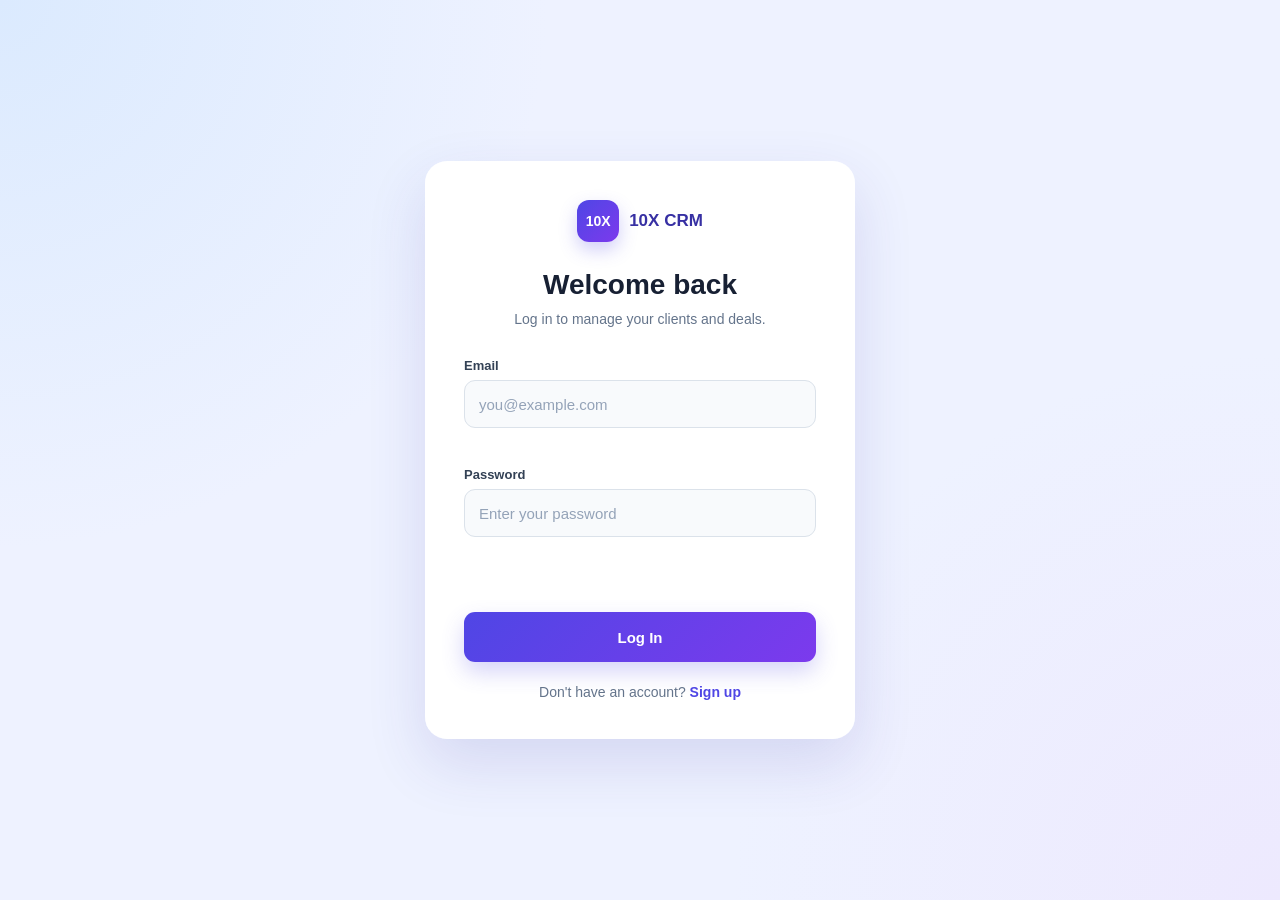
<file: index.html>
<!DOCTYPE html>
<html lang="en">
<head>
  <meta charset="UTF-8" />
  <meta name="viewport" content="width=device-width, initial-scale=1.0" />

  <title>10X CRM Login</title>

  <link rel="stylesheet" href="css/style.css" />
</head>
<body>

  <main class="auth-page">
    <section class="auth-card">

      <div class="brand">
        <div class="brand-logo">10X</div>
        <span>10X CRM</span>
      </div>

      <div class="auth-heading">
        <h1>Welcome back</h1>
        <p>Log in to manage your clients and deals.</p>
      </div>

      <form id="loginForm" novalidate>

        <div class="form-group">
          <label for="loginEmail">Email</label>

          <input
            type="text"
            id="loginEmail"
            name="email"
            placeholder="you@example.com"
          />

          <p class="field-error" id="loginEmailError"></p>
        </div>

        <div class="form-group">
          <label for="loginPassword">Password</label>

          <input
            type="password"
            id="loginPassword"
            name="password"
            placeholder="Enter your password"
          />

          <p class="field-error" id="loginPasswordError"></p>
        </div>

        <p
          class="form-error"
          id="loginFormError"
          aria-live="polite"
        ></p>

        <button type="submit" class="primary-button">
          Log In
        </button>
      </form>

      <p class="auth-link-text">
        Don't have an account?
        <a href="signup.html">Sign up</a>
      </p>

    </section>
  </main>

  <div id="toast" class="toast" role="status"></div>
  <script src="js/guard.js"></script>

<script>
  redirectIfLoggedIn();
</script>
<script type="module" src="js/login.js"></script>
</body>
</html>
</file>
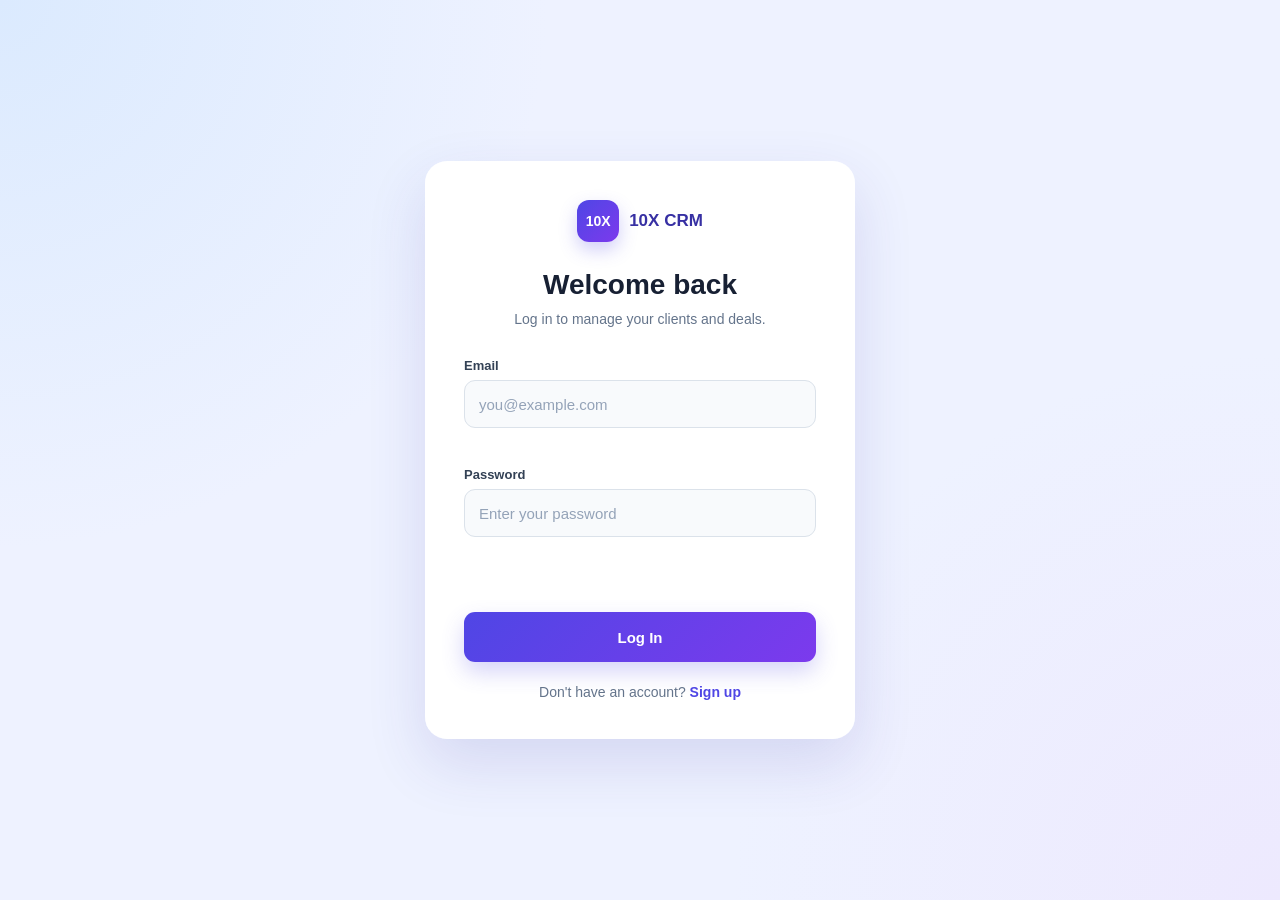
<file: clients.html>
<!DOCTYPE html>
<html lang="en">
<head>
  <meta charset="UTF-8">
  <meta
    name="viewport"
    content="width=device-width, initial-scale=1.0"
  >

  <title>Clients | 10X CRM</title>

  <link rel="stylesheet" href="css/style.css">
  <link rel="stylesheet" href="css/clients.css">
</head>

<body>

  <header class="main-header">

    <a href="dashboard.html" class="logo">
      <span class="logo-mark">10X</span>
      <span>10X CRM</span>
    </a>

    <nav class="main-navigation">
      <a href="dashboard.html">Dashboard</a>
      <a href="clients.html" class="active">Clients</a>
      <a href="profile.html">Profile</a>
    </nav>

    <div class="header-actions">

      <button
        type="button"
        id="themeToggle"
        class="theme-button"
      >
        🌙
      </button>

      <button
        type="button"
        id="logoutButton"
        class="logout-button"
      >
        Logout
      </button>

    </div>

  </header>

  <main class="clients-container">

    <section class="clients-heading">

      <div>
        <h1>Clients</h1>
        <p>Manage your clients and their deals.</p>
      </div>

      <button
        type="button"
        id="openClientModal"
        class="add-client-button"
      >
        + Add Client
      </button>

    </section>

    <section class="clients-toolbar">

      <div class="search-wrapper">

        <label for="searchInput">
          Search clients
        </label>

        <input
          type="text"
          id="searchInput"
          placeholder="Search by name or company"
        >

      </div>

      <div class="filter-wrapper">

        <p>Filter by status</p>

        <div class="filter-buttons">

          <button
            type="button"
            class="filter-button active"
            data-status="All"
          >
            All
          </button>

          <button
            type="button"
            class="filter-button"
            data-status="Lead"
          >
            Lead
          </button>

          <button
            type="button"
            class="filter-button"
            data-status="Contacted"
          >
            Contacted
          </button>

          <button
            type="button"
            class="filter-button"
            data-status="Won"
          >
            Won
          </button>

          <button
            type="button"
            class="filter-button"
            data-status="Lost"
          >
            Lost
          </button>

        </div>

      </div>

      <div class="sort-wrapper">

        <label for="sortSelect">
          Sort clients
        </label>

        <select id="sortSelect">
          <option value="newest">
            Newest
          </option>

          <option value="oldest">
            Oldest
          </option>

          <option value="value-high">
            Deal Value: High to Low
          </option>

          <option value="value-low">
            Deal Value: Low to High
          </option>
        </select>

      </div>

    </section>

    <section class="clients-list-section">

      <div
        id="clientsList"
        class="clients-list"
      >
        <p class="loading-message">
          Loading clients...
        </p>
      </div>

    </section>

  </main>

  <!-- Add Client Modal -->

  <div id="clientModal" class="modal">

    <div class="modal-content">

      <div class="modal-header">

        <div>
          <h2>Add Client</h2>
          <p>
            Enter the new client's information.
          </p>
        </div>

        <button
          type="button"
          id="closeClientModal"
          class="close-modal-button"
          aria-label="Close modal"
        >
          &times;
        </button>

      </div>

      <form id="addClientForm" novalidate>

        <div class="form-group">

          <label for="clientName">
            Name
          </label>

          <input
            type="text"
            id="clientName"
            placeholder="Enter client name"
          >

          <p
            id="clientNameError"
            class="field-error"
          ></p>

        </div>

        <div class="form-group">

          <label for="clientEmail">
            Email
          </label>

          <input
            type="text"
            id="clientEmail"
            placeholder="client@example.com"
          >

          <p
            id="clientEmailError"
            class="field-error"
          ></p>

        </div>

        <div class="form-group">

          <label for="clientPhone">
            Phone
          </label>

          <input
            type="text"
            id="clientPhone"
            placeholder="Phone number (optional)"
          >

          <p
            id="clientPhoneError"
            class="field-error"
          ></p>

        </div>

        <div class="form-group">

          <label for="clientCompany">
            Company
          </label>

          <input
            type="text"
            id="clientCompany"
            placeholder="Company (optional)"
          >

        </div>

        <div class="form-group">

          <label for="clientDealValue">
            Deal Value
          </label>

          <input
            type="number"
            id="clientDealValue"
            placeholder="Enter deal value"
          >

          <p
            id="clientDealValueError"
            class="field-error"
          ></p>

        </div>

        <div class="form-group">

          <label for="clientStatus">
            Status
          </label>

          <select id="clientStatus">
            <option value="Lead" selected>
              Lead
            </option>

            <option value="Contacted">
              Contacted
            </option>

            <option value="Won">
              Won
            </option>

            <option value="Lost">
              Lost
            </option>
          </select>

        </div>

        <div class="modal-actions">

          <button
            type="button"
            id="cancelClientButton"
            class="cancel-button"
          >
            Cancel
          </button>

          <button
            type="submit"
            class="save-client-button"
          >
            Add Client
          </button>

        </div>

      </form>

    </div>

  </div>

  <!-- Client Details Modal -->

  <div id="clientDetailsModal" class="modal">

    <div class="modal-content details-modal-content">

      <div class="modal-header">

        <h2>Client Details</h2>

        <button
          type="button"
          id="closeDetailsModal"
          class="close-modal-button"
          aria-label="Close details modal"
        >
          &times;
        </button>

      </div>

      <div id="clientDetailsContent"></div>

    </div>

  </div>

  <div
    id="toast"
    class="toast"
    role="status"
  ></div>

  <script src="js/guard.js"></script>

  <script>
    checkAuth();
  </script>

  <script
    type="module"
    src="js/clients.js"
  ></script>

  <script src="js/theme.js"></script>

</body>
</html>
```
</file>
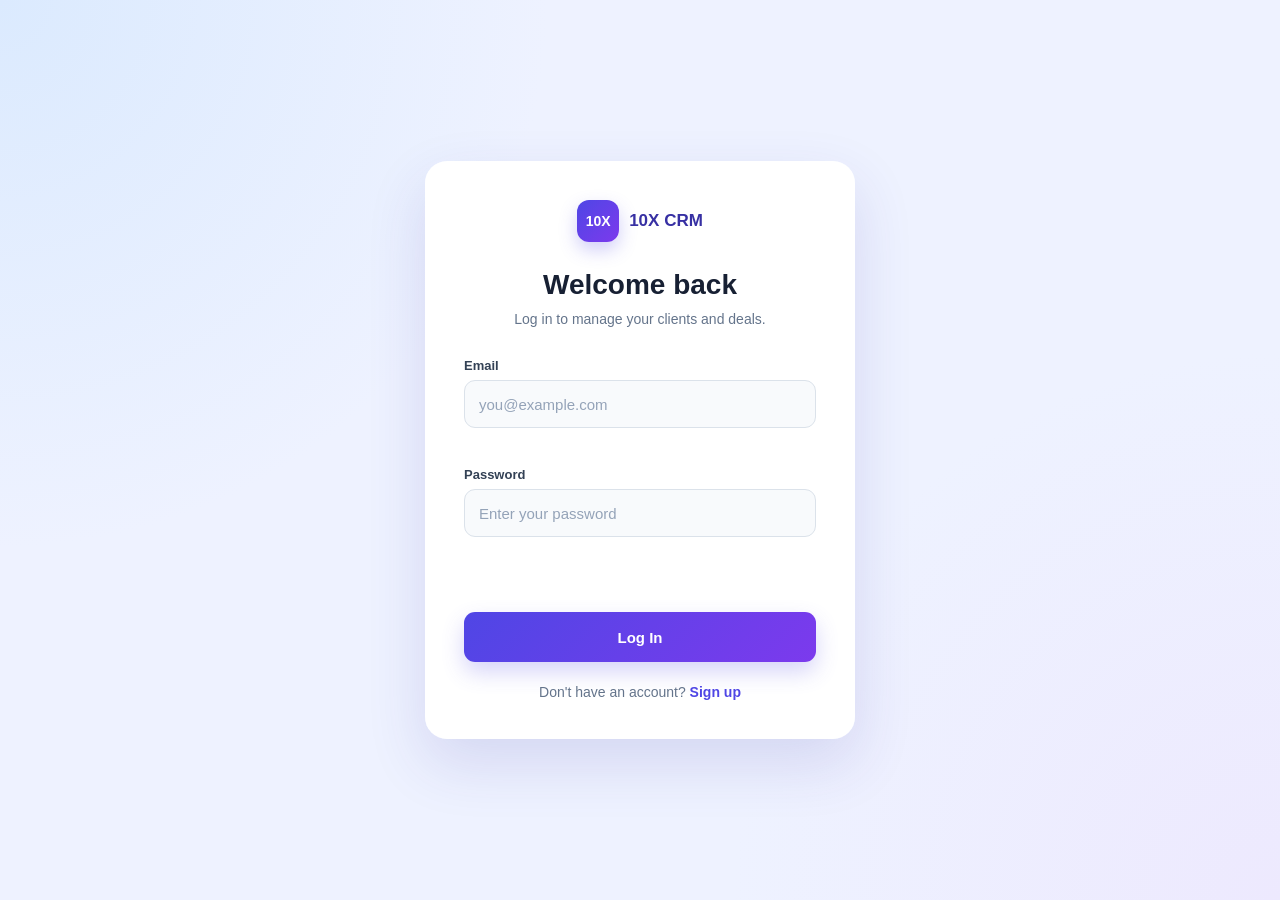
<file: dashboard.html>
<!DOCTYPE html>
<html lang="en">
<head>
  <meta charset="UTF-8">
  <meta name="viewport" content="width=device-width, initial-scale=1.0">

  <title>Dashboard | 10X CRM</title>

  <link rel="stylesheet" href="css/style.css">
  <link rel="stylesheet" href="css/dashboard.css">
</head>

<body>

  <header class="main-header">

    <a href="dashboard.html" class="logo">
      <span class="logo-mark">10X</span>
      <span>10X CRM</span>
    </a>

    <nav class="main-navigation">
      <a href="dashboard.html" class="active">Dashboard</a>
      <a href="clients.html">Clients</a>
      <a href="profile.html">Profile</a>
    </nav>

    <div class="header-actions">
      <button type="button" id="themeToggle" class="theme-button">
        🌙
      </button>

      <button type="button" id="logoutButton" class="logout-button">
        Logout
      </button>
    </div>

  </header>

  <main class="dashboard-container">

    <section class="welcome-section">

      <div class="welcome-text">
        <h1 id="welcomeMessage">Welcome back!</h1>
        <p>Here is an overview of your clients and deals.</p>
      </div>

      <div class="date-time-box">
        <p id="currentDate">Current date</p>
        <strong id="currentTime">Current time</strong>
      </div>

    </section>

    <section class="stats-grid">

      <article class="stat-card">
        <p>Total Clients</p>
        <h2 id="totalClients">0</h2>
        <span>All saved clients</span>
      </article>

      <article class="stat-card">
        <p>Active Deals</p>
        <h2 id="activeDeals">0</h2>
        <span>Lead and contacted clients</span>
      </article>

      <article class="stat-card">
        <p>Won Revenue</p>
        <h2 id="wonRevenue">$0</h2>
        <span>Revenue from won deals</span>
      </article>

      <article class="stat-card">
        <p>New This Week</p>
        <h2 id="newThisWeek">0</h2>
        <span>Added during the last 7 days</span>
      </article>

    </section>

    <section class="dashboard-content">

      <div class="dashboard-panel pipeline-panel">

        <div class="panel-heading">
          <h2>Pipeline Overview</h2>
          <p>Clients grouped by status</p>
        </div>

        <div class="pipeline-list">

          <div class="pipeline-item">
            <span>Lead</span>
            <strong id="leadCount">0</strong>
          </div>

          <div class="pipeline-item">
            <span>Contacted</span>
            <strong id="contactedCount">0</strong>
          </div>

          <div class="pipeline-item">
            <span>Won</span>
            <strong id="wonCount">0</strong>
          </div>

          <div class="pipeline-item">
            <span>Lost</span>
            <strong id="lostCount">0</strong>
          </div>

        </div>
      </div>

      <div class="dashboard-panel recent-clients-panel">

        <div class="recent-header">
          <div>
            <h2>Recent Clients</h2>
            <p>Your five most recently added clients</p>
          </div>

          <a href="clients.html">
            View all clients &rarr;
          </a>
        </div>

        <div class="clients-table">

          <div class="table-header">
            <span>Name</span>
            <span>Company</span>
            <span>Status</span>
            <span>Date Added</span>
          </div>

          <div id="recentClientsList">
            <p class="empty-message">No clients found.</p>
          </div>

        </div>

      </div>

    </section>

  </main>

  <div id="toast" class="toast" role="status"></div>
  <script src="js/guard.js"></script>
  <script>
   checkAuth();
  </script>

  <script type="module" src="js/dashboard.js"></script>
  <script src="js/theme.js"></script>
</body>
</html>
</file>
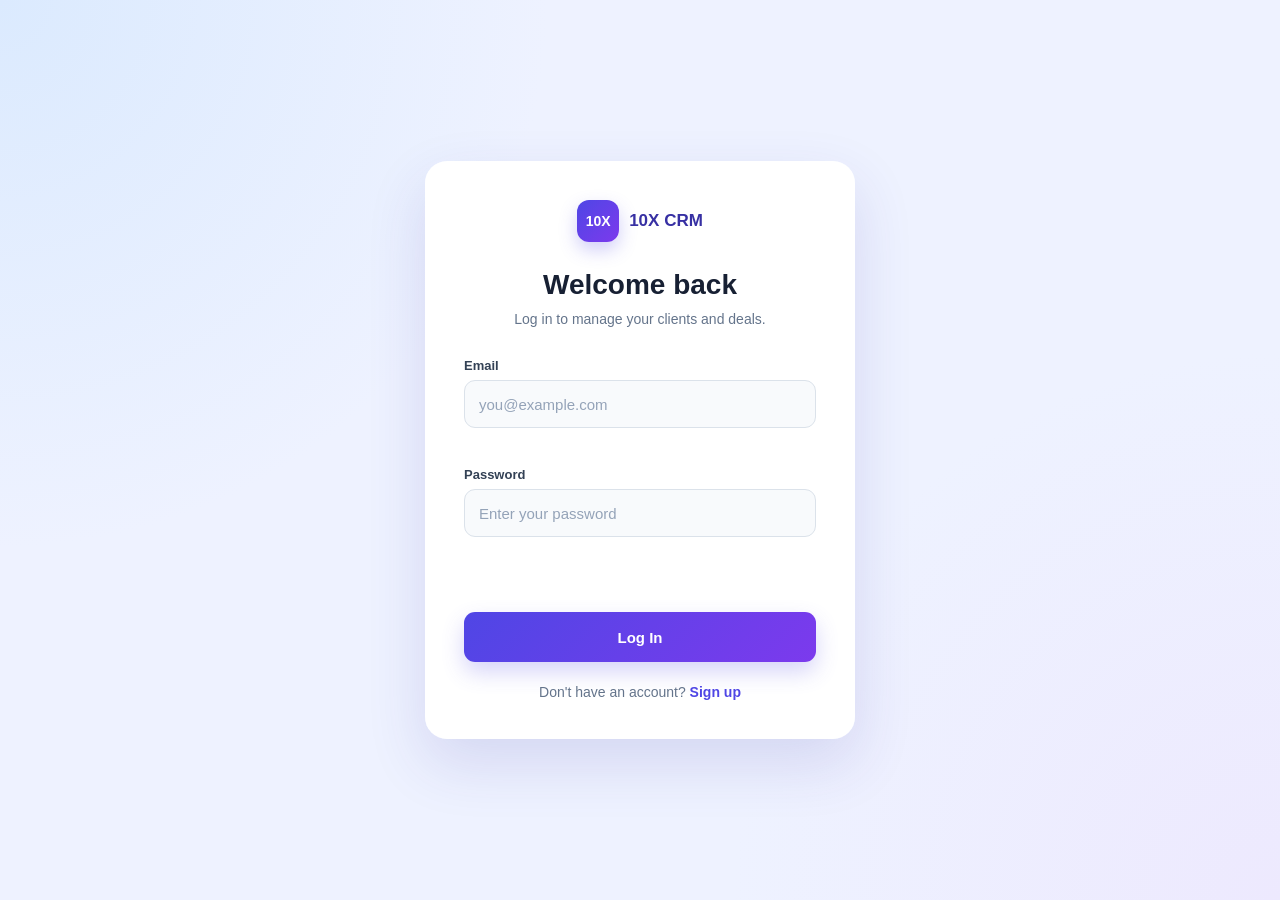
<file: profile.html>
<!DOCTYPE html>
<html lang="en">
<head>
  <meta charset="UTF-8">

  <meta
    name="viewport"
    content="width=device-width, initial-scale=1.0"
  >

  <title>Profile | 10X CRM</title>

  <link rel="stylesheet" href="css/style.css">
  <link rel="stylesheet" href="css/profile.css">
</head>

<body>

  <header class="main-header">

    <a href="dashboard.html" class="logo">
      <span class="logo-mark">10X</span>
      <span>10X CRM</span>
    </a>

    <nav class="main-navigation">
      <a href="dashboard.html">Dashboard</a>
      <a href="clients.html">Clients</a>
      <a href="profile.html" class="active">Profile</a>
    </nav>

    <div class="header-actions">
      <button
        type="button"
        id="themeToggle"
        class="theme-button"
        aria-label="Change theme"
      >
        🌙
      </button>

      <button
        type="button"
        id="logoutButton"
        class="logout-button"
      >
        Logout
      </button>
    </div>

  </header>

  <main class="profile-page">

    <section class="profile-heading">
      <div>
        <span class="heading-badge">ACCOUNT SETTINGS</span>

        <h1>My Profile</h1>

        <p>
          Manage your personal information, password and CRM data.
        </p>
      </div>
    </section>

    <div class="profile-layout">

      <!-- Profile overview -->
      <aside class="profile-sidebar">

        <div class="profile-cover"></div>

        <div class="profile-sidebar-content">

          <div class="profile-avatar">
            <span id="profileInitials">AK</span>
          </div>

          <h2 id="profileDisplayName">
            Ani Kukuladze
          </h2>

          <p id="profileDisplayEmail" class="profile-email">
            ani@example.com
          </p>

          <div class="profile-status">
            <span class="status-dot"></span>
            Active account
          </div>

          <div class="profile-details">

            <div class="detail-item">
              <span>Company</span>

              <strong id="profileDisplayCompany">
                Not provided
              </strong>
            </div>

            <div class="detail-item">
              <span>Account Type</span>
              <strong>CRM User</strong>
            </div>

          </div>

        </div>

      </aside>

      <!-- Account settings -->
      <div class="settings-column">

        <!-- Edit profile -->
        <section class="settings-card">

          <div class="settings-card-header">

            <div class="settings-icon profile-icon">
              ✦
            </div>

            <div>
              <h2>Personal Information</h2>
              <p>Update the information connected to your account.</p>
            </div>

          </div>

          <form id="profileForm" novalidate>

            <div class="form-grid">

              <div class="form-group">
                <label for="profileFullName">
                  Full Name
                </label>

                <input
                  type="text"
                  id="profileFullName"
                  placeholder="Enter your full name"
                >

                <p
                  id="profileFullNameError"
                  class="field-error"
                ></p>
              </div>

              <div class="form-group">
                <label for="profileCompany">
                  Company
                </label>

                <input
                  type="text"
                  id="profileCompany"
                  placeholder="Enter your company"
                >
              </div>

            </div>

            <div class="form-group">
              <label for="profileEmail">
                Email Address
              </label>

              <input
                type="email"
                id="profileEmail"
                placeholder="Enter your email"
              >

              <p
                id="profileEmailError"
                class="field-error"
              ></p>
            </div>

            <div class="form-footer">
              <p>Your account information is stored locally.</p>

              <button
                type="submit"
                class="save-button"
              >
                Save Changes
              </button>
            </div>

          </form>

        </section>

        <!-- Password -->
        <section class="settings-card">

          <div class="settings-card-header">

            <div class="settings-icon password-icon">
              ●
            </div>

            <div>
              <h2>Password & Security</h2>
              <p>Choose a strong password for your account.</p>
            </div>

          </div>

          <form id="passwordForm" novalidate>

            <div class="form-group">
              <label for="currentPassword">
                Current Password
              </label>

              <input
                type="password"
                id="currentPassword"
                placeholder="Enter your current password"
              >

              <p
                id="currentPasswordError"
                class="field-error"
              ></p>
            </div>

            <div class="form-grid">

              <div class="form-group">
                <label for="newPassword">
                  New Password
                </label>

                <input
                  type="password"
                  id="newPassword"
                  placeholder="Minimum 8 characters"
                >

                <p
                  id="newPasswordError"
                  class="field-error"
                ></p>
              </div>

              <div class="form-group">
                <label for="confirmNewPassword">
                  Confirm Password
                </label>

                <input
                  type="password"
                  id="confirmNewPassword"
                  placeholder="Repeat new password"
                >

                <p
                  id="confirmNewPasswordError"
                  class="field-error"
                ></p>
              </div>

            </div>

            <div class="form-footer">
              <p>Use at least 8 characters.</p>

              <button
                type="submit"
                class="password-button"
              >
                Update Password
              </button>
            </div>

          </form>

        </section>

        <!-- Reset CRM -->
        <section class="reset-card">

          <div class="reset-card-content">

            <div class="reset-icon">
              ↻
            </div>

            <div>
              <h2>Reset CRM Data</h2>

              <p>
                Remove saved clients and restore the initial client data.
              </p>
            </div>

          </div>

          <button
            type="button"
            id="resetCrmButton"
            class="reset-button"
          >
            Reset Data
          </button>

        </section>

      </div>

    </div>

  </main>

  <div
    id="toast"
    class="toast"
    role="status"
  ></div>

  <script src="js/guard.js"></script>

  <script>
    checkAuth();
  </script>

<script src="js/theme.js"></script>
 <script type="module" src="js/profile.js"></script>
</body>
</html>
</file>
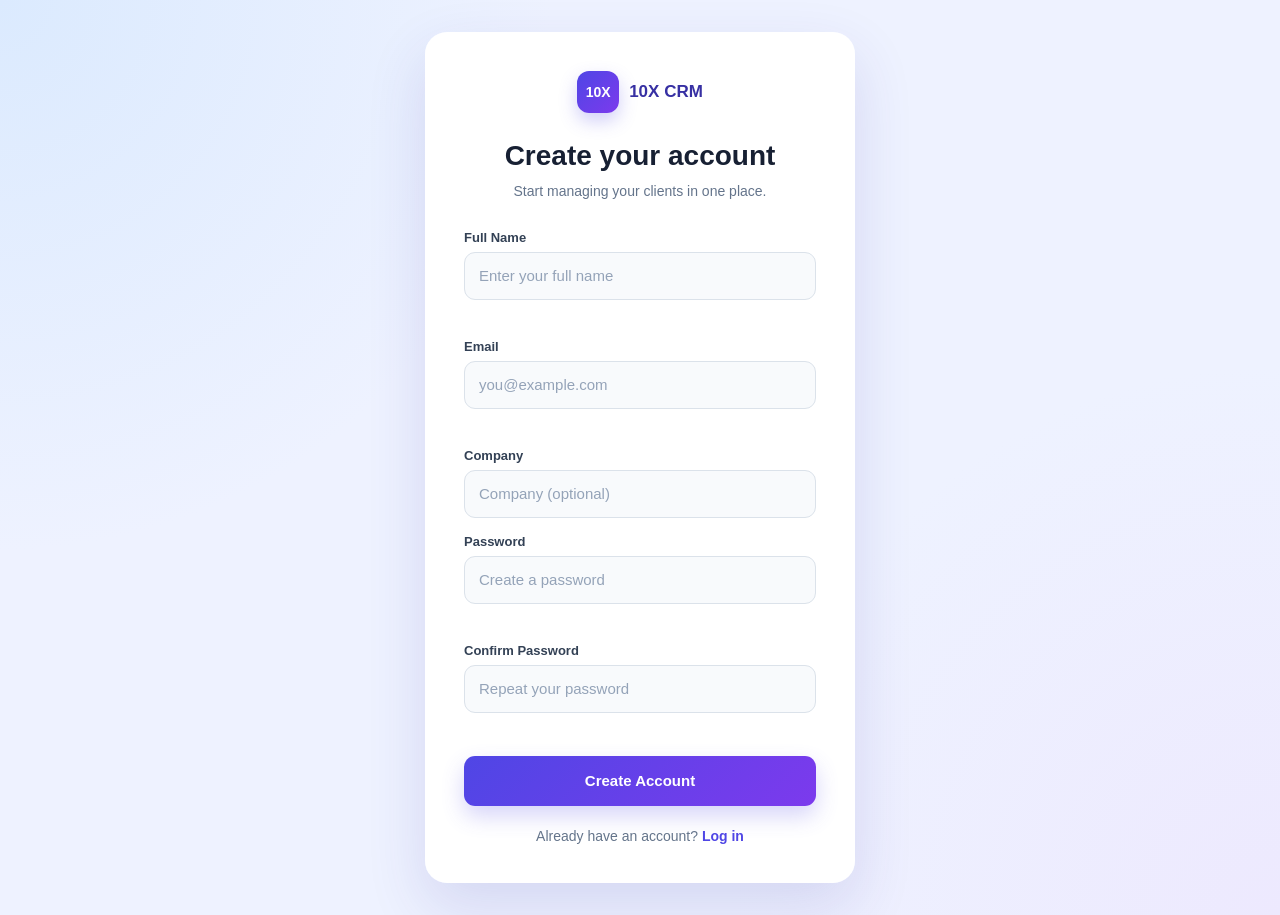
<file: signup.html>
<!DOCTYPE html>
<html lang="en">
<head>
  <meta charset="UTF-8" />
  <meta name="viewport" content="width=device-width, initial-scale=1.0" />

  <title>10X CRM Sign Up</title>

  <link rel="stylesheet" href="css/style.css" />
</head>
<body>

  <main class="auth-page">
  <section class="auth-card">

    <div class="brand">
      <div class="brand-logo">10X</div>
      <span>10X CRM</span>
    </div>

    <div class="auth-heading">
      <h1>Create your account</h1>
      <p>Start managing your clients in one place.</p>
    </div>

    <form id="signupForm" novalidate>
      <div class="form-group">
        <label for="fullName">Full Name</label>
        <input
          type="text"
          id="fullName"
          name="fullName"
          placeholder="Enter your full name"
        />
        <p class="field-error" id="fullNameError"></p>
      </div>

      <div class="form-group">
        <label for="email">Email</label>
        <input
          type="text"
          id="email"
          name="email"
          placeholder="you@example.com"
        />
        <p class="field-error" id="emailError"></p>
      </div>

      <div class="form-group">
        <label for="company">Company</label>
        <input
          type="text"
          id="company"
          name="company"
          placeholder="Company (optional)"
        />
      </div>

      <div class="form-group">
        <label for="password">Password</label>
        <input
          type="password"
          id="password"
          name="password"
          placeholder="Create a password"
        />
        <p class="field-error" id="passwordError"></p>
      </div>

      <div class="form-group">
        <label for="confirmPassword">Confirm Password</label>
        <input
          type="password"
          id="confirmPassword"
          name="confirmPassword"
          placeholder="Repeat your password"
        />
        <p class="field-error" id="confirmPasswordError"></p>
      </div>

      <button type="submit" class="primary-button">
        Create Account
      </button>
    </form>

    <p class="auth-link-text">
      Already have an account?
      <a href="index.html">Log in</a>
    </p>
  </section>
  
  <script src="js/guard.js"></script>
  <script>
    redirectIfLoggedIn();
   </script>
  <script src="js/signup.js"></script>
<div id="toast" class="toast" role="status"></div>
<script type="module" src="js/signup.js"></script>
</main>
</file>
<file: css/style.css>
* {
  margin: 0;
  padding: 0;
  box-sizing: border-box;
}

body {
  min-height: 100vh;
  font-family: Arial, sans-serif;
  background:
    radial-gradient(circle at top left, #dbeafe, transparent 35%),
    radial-gradient(circle at bottom right, #ede9fe, transparent 35%),
    var(--page-bg);
  color: var(--heading);
}

:root {
  --page-bg: #eef2ff;
  --card-bg: #ffffff;
  --primary: #4f46e5;
  --primary-dark: #3730a3;
  --heading: #172033;
  --text: #64748b;
  --border: #dbe2ea;
  --error: #dc2626;
}

.main-header {
  min-height: 68px;
  padding: 0 35px;
  display: flex;
  align-items: center;
  gap: 35px;
  background-color: #ffffff;
  border-bottom: 1px solid #d9dde3;
}

.logo {
  display: flex;
  align-items: center;
  gap: 9px;
  color: #1f2937;
  font-size: 17px;
  font-weight: bold;
  text-decoration: none;
}

.logo-mark {
  padding: 8px;
  border-radius: 5px;
  background-color: #315f9b;
  color: #ffffff;
  font-size: 12px;
}

.main-navigation {
  display: flex;
  align-self: stretch;
  gap: 24px;
}

.main-navigation a {
  padding: 23px 2px 18px;
  border-bottom: 3px solid transparent;
  color: #6b7280;
  text-decoration: none;
}

.main-navigation a:hover {
  color: #315f9b;
}

.main-navigation a.active {
  border-bottom-color: #315f9b;
  color: #315f9b;
  font-weight: bold;
}

.header-actions {
  margin-left: auto;
  display: flex;
  gap: 8px;
}

.header-actions button {
  padding: 8px 13px;
  border-radius: 5px;
  font-size: 14px;
  cursor: pointer;
}

.theme-button {
  border: 1px solid #cbd5e1;
  background-color: #ffffff;
  color: #374151;
}

.theme-button:hover {
  background-color: #f3f4f6;
}

.logout-button {
  border: 1px solid #c43d3d;
  background-color: #c43d3d;
  color: #ffffff;
}

.logout-button:hover {
  background-color: #a93232;
}

body {
  min-height: 100vh;
  font-family: Arial, sans-serif;
  background:
    radial-gradient(circle at top left, #dbeafe, transparent 35%),
    radial-gradient(circle at bottom right, #ede9fe, transparent 35%),
    var(--page-bg);
  color: var(--heading);
}

.auth-page {
  min-height: 100vh;
  display: flex;
  align-items: center;
  justify-content: center;
  padding: 32px 20px;
}

.auth-card {
  width: 100%;
  max-width: 430px;
  padding: 38px;
  background-color: rgba(255, 255, 255, 0.96);
  border: 1px solid rgba(255, 255, 255, 0.7);
  border-radius: 22px;
  box-shadow: 0 24px 60px rgba(55, 48, 163, 0.14);
}

.brand {
  display: flex;
  align-items: center;
  justify-content: center;
  gap: 10px;
  margin-bottom: 26px;
  color: var(--primary-dark);
  font-size: 17px;
  font-weight: 700;
}

.brand-logo {
  width: 42px;
  height: 42px;
  display: flex;
  align-items: center;
  justify-content: center;
  border-radius: 12px;
  background: linear-gradient(135deg, var(--primary), #7c3aed);
  color: white;
  font-size: 14px;
  box-shadow: 0 8px 18px rgba(79, 70, 229, 0.26);
}

.auth-heading {
  margin-bottom: 28px;
  text-align: center;
}

.auth-heading h1 {
  margin-bottom: 8px;
  font-size: 28px;
  line-height: 1.2;
}

.auth-heading p {
  color: var(--text);
  font-size: 14px;
  line-height: 1.5;
}

.form-group {
  margin-bottom: 16px;
}

.form-group label {
  display: block;
  margin-bottom: 7px;
  font-size: 13px;
  font-weight: 700;
  color: #334155;
}

.form-group input {
  width: 100%;
  height: 48px;
  padding: 0 14px;
  border: 1px solid var(--border);
  border-radius: 11px;
  background-color: #f8fafc;
  color: var(--heading);
  font-size: 15px;
  outline: none;
  transition:
    border-color 0.2s ease,
    box-shadow 0.2s ease,
    background-color 0.2s ease;
}

.form-group input::placeholder {
  color: #94a3b8;
}

.form-group input:focus {
  border-color: var(--primary);
  background-color: #ffffff;
  box-shadow: 0 0 0 4px rgba(79, 70, 229, 0.11);
}

.form-group input.input-error {
  border-color: var(--error);
  background-color: #fffafa;
}

.form-group input.input-error:focus {
  box-shadow: 0 0 0 4px rgba(220, 38, 38, 0.1);
}

.field-error {
  min-height: 17px;
  margin-top: 6px;
  color: var(--error);
  font-size: 12px;
  line-height: 1.35;
}

.primary-button {
  width: 100%;
  height: 50px;
  margin-top: 4px;
  border: none;
  border-radius: 11px;
  background: linear-gradient(135deg, var(--primary), #7c3aed);
  color: #ffffff;
  font-size: 15px;
  font-weight: 700;
  cursor: pointer;
  box-shadow: 0 10px 22px rgba(79, 70, 229, 0.23);
  transition:
    transform 0.2s ease,
    box-shadow 0.2s ease;
}

.primary-button:hover {
  transform: translateY(-1px);
  box-shadow: 0 14px 26px rgba(79, 70, 229, 0.28);
}

.primary-button:active {
  transform: translateY(0);
}

.auth-link-text {
  margin-top: 22px;
  text-align: center;
  color: var(--text);
  font-size: 14px;
}

.auth-link-text a {
  color: var(--primary);
  font-weight: 700;
  text-decoration: none;
}

.auth-link-text a:hover {
  text-decoration: underline;
}

.toast {
  position: fixed;
  top: 22px;
  right: 22px;
  z-index: 1000;
  display: none;
  max-width: 360px;
  padding: 14px 18px;
  border-radius: 11px;
  color: #ffffff;
  font-size: 14px;
  box-shadow: 0 12px 30px rgba(15, 23, 42, 0.18);
}

.toast.success {
  display: block;
  background-color: #15803d;
}

.toast.error {
  display: block;
  background-color: #dc2626;
}

.form-error {
  min-height: 20px;
  margin: 2px 0 12px;
  color: var(--error);
  font-size: 13px;
  line-height: 1.4;
  text-align: center;
}
</file>
<file: css/clients.css>
body {
  min-height: 100vh;
  background-color: #f4f6f8;
  color: #1f2937;
}

.logout-button {
  border: 1px solid #c43d3d;
  background-color: #c43d3d;
  color: #ffffff;
}

.logout-button:hover {
  background-color: #a93232;
}

/* Page */

.clients-container {
  width: 92%;
  max-width: 1200px;
  margin: 32px auto;
}

.clients-heading {
  margin-bottom: 24px;
  display: flex;
  align-items: center;
  justify-content: space-between;
  gap: 20px;
}

.clients-heading h1 {
  margin-bottom: 7px;
  font-size: 30px;
}

.clients-heading p {
  color: #6b7280;
}

.add-client-button {
  padding: 11px 18px;
  border: none;
  border-radius: 9px;
  background-color: #315f9b;
  color: #ffffff;
  font-size: 14px;
  font-weight: 700;
  cursor: pointer;
  transition:
    background-color 0.2s ease,
    transform 0.2s ease,
    box-shadow 0.2s ease;
}

.add-client-button:hover {
  background-color: #264d7e;
  transform: translateY(-2px);
  box-shadow: 0 8px 18px rgba(49, 95, 155, 0.22);
}

/* Toolbar */

.clients-toolbar {
  margin-bottom: 24px;
  padding: 20px;
  display: grid;
  grid-template-columns: 1.2fr 2fr 1fr;
  gap: 18px;
  align-items: end;
  border: 1px solid #e1e5ea;
  border-radius: 14px;
  background-color: #ffffff;
  box-shadow: 0 6px 20px rgba(15, 23, 42, 0.05);
}

.search-wrapper label,
.sort-wrapper label,
.filter-wrapper p {
  display: block;
  margin-bottom: 7px;
  color: #4b5563;
  font-size: 13px;
  font-weight: 700;
}

.search-wrapper input,
.sort-wrapper select {
  width: 100%;
  height: 43px;
  padding: 0 12px;
  border: 1px solid #cbd5e1;
  border-radius: 8px;
  background-color: #ffffff;
  color: #1f2937;
  font-size: 14px;
  outline: none;
  transition:
    border-color 0.2s ease,
    box-shadow 0.2s ease;
}

.search-wrapper input:focus,
.sort-wrapper select:focus {
  border-color: #315f9b;
  box-shadow: 0 0 0 3px rgba(49, 95, 155, 0.12);
}

.filter-buttons {
  display: flex;
  flex-wrap: wrap;
  gap: 7px;
}

.filter-button {
  padding: 9px 13px;
  border: 1px solid #d4dae2;
  border-radius: 8px;
  background-color: #ffffff;
  color: #4b5563;
  font-size: 13px;
  font-weight: 600;
  cursor: pointer;
  transition:
    background-color 0.2s ease,
    color 0.2s ease,
    border-color 0.2s ease,
    transform 0.2s ease;
}

.filter-button:hover {
  border-color: #9db4d1;
  background-color: #f2f6fb;
  color: #315f9b;
  transform: translateY(-1px);
}

.filter-button.active {
  border-color: #315f9b;
  background-color: #315f9b;
  color: #ffffff;
}

/* Client cards container */

.clients-list-section {
  border: none;
  background-color: transparent;
}

.clients-list-header {
  display: none;
}

.clients-list {
  display: grid;
  grid-template-columns: repeat(3, minmax(0, 1fr));
  gap: 22px;
}

/* Client card */

.client-row {
  min-width: 0;
  min-height: 330px;
  padding: 22px;
  display: flex;
  flex-direction: column;
  gap: 16px;
  border: 1px solid #e2e8f0;
  border-radius: 18px;
  background-color: #ffffff;
  box-shadow: 0 9px 26px rgba(15, 23, 42, 0.07);
  transition:
    transform 0.25s ease,
    box-shadow 0.25s ease,
    border-color 0.25s ease;
}

.client-row:hover {
  border-color: #b9cbe0;
  transform: translateY(-6px);
  box-shadow: 0 18px 38px rgba(49, 95, 155, 0.15);
}

/* Client main information */

.client-main-info {
  min-width: 0;
  padding-bottom: 16px;
  display: flex;
  align-items: center;
  gap: 14px;
  border-bottom: 1px solid #edf1f5;
}

.client-avatar {
  width: 62px;
  height: 62px;
  flex-shrink: 0;
  border: 3px solid #eef3f8;
  border-radius: 50%;
  object-fit: cover;
  background-color: #e5e7eb;
  box-shadow: 0 5px 14px rgba(15, 23, 42, 0.13);
}

.client-name {
  min-width: 0;
  color: #1f2937;
  font-size: 17px;
  font-weight: 800;
  line-height: 1.35;
  overflow-wrap: anywhere;
}

/* Client details */

.client-company,
.client-email,
.client-deal-value {
  position: relative;
  display: block;
  padding: 10px 12px 10px 42px;
  border-radius: 10px;
  background-color: #f8fafc;
  color: #5f6b7a;
  font-size: 13px;
  line-height: 1.5;
  overflow-wrap: anywhere;
}

.client-company::before,
.client-email::before,
.client-deal-value::before {
  position: absolute;
  top: 50%;
  left: 13px;
  display: flex;
  align-items: center;
  justify-content: center;
  transform: translateY(-50%);
  color: #315f9b;
  font-size: 16px;
}

.client-company::before {
  content: "🏢";
}

.client-email::before {
  content: "✉";
}

.client-deal-value::before {
  content: "$";
  width: 20px;
  height: 20px;
  border-radius: 50%;
  background-color: #dbeafe;
  color: #1d4ed8;
  font-size: 12px;
  font-weight: 800;
}

.client-deal-value {
  color: #1f2937;
  font-size: 15px;
  font-weight: 800;
}

/* Status badges */

.status-badge {
  width: fit-content;
  padding: 7px 12px;
  border-radius: 999px;
  font-size: 11px;
  font-weight: 800;
  letter-spacing: 0.03em;
}

.status-lead {
  background-color: #dbeafe;
  color: #1d4ed8;
}

.status-contacted {
  background-color: #fef3c7;
  color: #92400e;
}

.status-won {
  background-color: #dcfce7;
  color: #166534;
}

.status-lost {
  background-color: #fee2e2;
  color: #991b1b;
}

/* Client actions */

.client-actions {
  margin-top: auto;
  padding-top: 16px;
  display: flex;
  align-items: center;
  justify-content: flex-end;
  gap: 8px;
  border-top: 1px solid #edf1f5;
}

.status-select {
  max-width: 115px;
  height: 37px;
  padding: 0 9px;
  border: 1px solid #cbd5e1;
  border-radius: 8px;
  background-color: #ffffff;
  color: #374151;
  outline: none;
}

.delete-button {
  padding: 9px 14px;
  border: 1px solid #fecaca;
  border-radius: 8px;
  background-color: #fff7f7;
  color: #dc2626;
  font-size: 13px;
  font-weight: 700;
  cursor: pointer;
  transition:
    background-color 0.2s ease,
    border-color 0.2s ease,
    transform 0.2s ease;
}

.delete-button:hover {
  border-color: #dc2626;
  background-color: #fee2e2;
  transform: translateY(-2px);
}

/* Loading and error states */

.loading-message,
.empty-message,
.error-message {
  grid-column: 1 / -1;
  padding: 50px 24px;
  border: 1px dashed #cbd5e1;
  border-radius: 14px;
  background-color: #ffffff;
  color: #6b7280;
  text-align: center;
}

.retry-button {
  display: block;
  margin: 14px auto 0;
  padding: 9px 15px;
  border: none;
  border-radius: 8px;
  background-color: #315f9b;
  color: #ffffff;
  font-weight: 700;
  cursor: pointer;
}

.retry-button:hover {
  background-color: #264d7e;
}

/* Modal */

.modal {
  position: fixed;
  inset: 0;
  z-index: 500;
  display: none;
  align-items: center;
  justify-content: center;
  padding: 20px;
  background-color: rgba(17, 24, 39, 0.62);
  backdrop-filter: blur(4px);
}

.modal.open {
  display: flex;
}

.modal-content {
  width: 100%;
  max-width: 520px;
  max-height: 90vh;
  padding: 26px;
  overflow-y: auto;
  border-radius: 16px;
  background-color: #ffffff;
  box-shadow: 0 24px 60px rgba(15, 23, 42, 0.28);
}

.modal-header {
  margin-bottom: 22px;
  display: flex;
  align-items: flex-start;
  justify-content: space-between;
  gap: 20px;
}

.modal-header h2 {
  margin-bottom: 5px;
  font-size: 23px;
}

.modal-header p {
  color: #6b7280;
  font-size: 13px;
}

.close-modal-button {
  width: 36px;
  height: 36px;
  flex-shrink: 0;
  border: none;
  border-radius: 50%;
  background-color: #f3f4f6;
  color: #6b7280;
  font-size: 25px;
  line-height: 1;
  cursor: pointer;
}

.close-modal-button:hover {
  background-color: #e5e7eb;
  color: #1f2937;
}

/* Form */

.form-group {
  margin-bottom: 15px;
}

.form-group label {
  display: block;
  margin-bottom: 6px;
  color: #374151;
  font-size: 13px;
  font-weight: 700;
}

.form-group input,
.form-group select {
  width: 100%;
  height: 44px;
  padding: 0 12px;
  border: 1px solid #cbd5e1;
  border-radius: 8px;
  background-color: #ffffff;
  color: #1f2937;
  font-size: 14px;
  outline: none;
  transition:
    border-color 0.2s ease,
    box-shadow 0.2s ease;
}

.form-group input:focus,
.form-group select:focus {
  border-color: #315f9b;
  box-shadow: 0 0 0 3px rgba(49, 95, 155, 0.12);
}

.form-group input.input-error,
.form-group select.input-error {
  border-color: #dc2626;
  box-shadow: 0 0 0 3px rgba(220, 38, 38, 0.08);
}

.field-error {
  min-height: 17px;
  margin-top: 5px;
  color: #dc2626;
  font-size: 12px;
}

.modal-actions {
  margin-top: 20px;
  display: flex;
  justify-content: flex-end;
  gap: 9px;
}

.cancel-button,
.save-client-button {
  padding: 10px 16px;
  border-radius: 8px;
  font-size: 14px;
  font-weight: 700;
  cursor: pointer;
}

.cancel-button {
  border: 1px solid #cbd5e1;
  background-color: #ffffff;
  color: #374151;
}

.cancel-button:hover {
  background-color: #f3f4f6;
}

.save-client-button {
  border: 1px solid #315f9b;
  background-color: #315f9b;
  color: #ffffff;
}

.save-client-button:hover {
  background-color: #264d7e;
}

/* Dark mode */

body.dark {
  background-color: #111827;
  color: #ffffff;
}

body.dark .main-header,
body.dark .clients-toolbar,
body.dark .modal-content {
  border-color: #374151;
  background-color: #1f2937;
  color: #ffffff;
}

body.dark .logo,
body.dark .client-name,
body.dark .client-deal-value,
body.dark .modal-header h2 {
  color: #ffffff;
}

body.dark .main-navigation a,
body.dark .clients-heading p,
body.dark .search-wrapper label,
body.dark .sort-wrapper label,
body.dark .filter-wrapper p,
body.dark .modal-header p,
body.dark .form-group label,
body.dark .loading-message,
body.dark .empty-message,
body.dark .error-message {
  color: #d1d5db;
}

body.dark .client-row {
  border-color: #374151;
  background-color: #1f2937;
  box-shadow: 0 10px 28px rgba(0, 0, 0, 0.2);
}

body.dark .client-row:hover {
  border-color: #536b88;
  background-color: #263447;
  box-shadow: 0 18px 36px rgba(0, 0, 0, 0.3);
}

body.dark .client-main-info,
body.dark .client-actions {
  border-color: #374151;
}

body.dark .client-avatar {
  border-color: #4b5563;
  background-color: #374151;
}

body.dark .client-company,
body.dark .client-email,
body.dark .client-deal-value {
  background-color: #111827;
}

body.dark .client-company,
body.dark .client-email {
  color: #cbd5e1;
}

body.dark .search-wrapper input,
body.dark .sort-wrapper select,
body.dark .form-group input,
body.dark .form-group select,
body.dark .status-select {
  border-color: #4b5563;
  background-color: #111827;
  color: #ffffff;
}

body.dark .search-wrapper input::placeholder,
body.dark .form-group input::placeholder {
  color: #9ca3af;
}

body.dark .filter-button,
body.dark .theme-button,
body.dark .cancel-button {
  border-color: #4b5563;
  background-color: #1f2937;
  color: #ffffff;
}

body.dark .filter-button:hover,
body.dark .theme-button:hover,
body.dark .cancel-button:hover {
  background-color: #374151;
}

body.dark .filter-button.active {
  border-color: #315f9b;
  background-color: #315f9b;
  color: #ffffff;
}

body.dark .delete-button {
  border-color: #7f1d1d;
  background-color: transparent;
}

body.dark .delete-button:hover {
  border-color: #dc2626;
  background-color: #3f1d1d;
}

body.dark .close-modal-button {
  background-color: #374151;
  color: #d1d5db;
}

body.dark .loading-message,
body.dark .empty-message,
body.dark .error-message {
  border-color: #4b5563;
  background-color: #1f2937;
}

/* Tablet */

@media (max-width: 1050px) {
  .clients-list {
    grid-template-columns: repeat(2, minmax(0, 1fr));
  }
}

@media (max-width: 900px) {
  .clients-toolbar {
    grid-template-columns: 1fr 1fr;
  }

  .filter-wrapper {
    grid-column: 1 / -1;
  }
}

/* Mobile */

@media (max-width: 650px) {
  .clients-container {
    width: 94%;
    margin: 22px auto;
  }

  .clients-heading {
    align-items: stretch;
    flex-direction: column;
  }

  .add-client-button {
    width: 100%;
  }

  .clients-toolbar {
    grid-template-columns: 1fr;
  }

  .filter-wrapper {
    grid-column: auto;
  }

  .clients-list {
    grid-template-columns: 1fr;
  }

  .client-row {
    min-height: 0;
    padding: 18px;
  }

  .client-avatar {
    width: 54px;
    height: 54px;
  }

  .modal-content {
    padding: 20px;
    border-radius: 13px;
  }

  .modal-actions {
    flex-direction: column-reverse;
  }

  .cancel-button,
  .save-client-button {
    width: 100%;
  }
}
</file>
<file: css/dashboard.css>
.logout-button:hover {
  background-color: #a93232;
}

.dashboard-container {
  width: 92%;
  max-width: 1150px;
  margin: 32px auto;
}

/* Welcome section */

.welcome-section {
  margin-bottom: 25px;
  display: flex;
  justify-content: space-between;
  align-items: center;
  gap: 20px;
}

.welcome-text h1 {
  margin-bottom: 7px;
  font-size: 30px;
}

.welcome-text p {
  color: #6b7280;
}

.date-time-box {
  min-width: 190px;
  padding: 13px 16px;
  border: 1px solid #d9dde3;
  border-radius: 10px;
  background-color: #ffffff;
  text-align: right;
}

.date-time-box p {
  margin-bottom: 5px;
  color: #6b7280;
  font-size: 13px;
}

.date-time-box strong {
  font-size: 19px;
}

/* Statistics */

.stats-grid {
  margin-bottom: 24px;
  display: grid;
  grid-template-columns: repeat(4, 1fr);
  border: 1px solid #d9dde3;
  border-radius: 12px;
  background-color: #ffffff;
  overflow: hidden;
}

.stat-card {
  padding: 21px 18px;
  border-right: 1px solid #d9dde3;
}

.stat-card:last-child {
  border-right: none;
}

.stat-card p {
  margin-bottom: 10px;
  color: #6b7280;
  font-size: 14px;
}

.stat-card h2 {
  margin-bottom: 8px;
  font-size: 27px;
}

.stat-card span {
  color: #9ca3af;
  font-size: 12px;
}

/* Dashboard content */

.dashboard-content {
  display: grid;
  grid-template-columns: 280px 1fr;
  gap: 22px;
}

.dashboard-panel {
  border: 1px solid #d9dde3;
  border-radius: 12px;
  background-color: #ffffff;
  overflow: hidden;
}

.panel-heading,
.recent-header {
  padding: 17px 18px;
  border-bottom: 1px solid #d9dde3;
}

.panel-heading h2,
.recent-header h2 {
  margin-bottom: 5px;
  font-size: 19px;
}

.panel-heading p,
.recent-header p {
  color: #7b8491;
  font-size: 12px;
}

/* Pipeline */

.pipeline-item {
  padding: 17px 18px;
  display: flex;
  justify-content: space-between;
  border-bottom: 1px solid #eceef1;
}

.pipeline-item:last-child {
  border-bottom: none;
}

.pipeline-item span {
  color: #4b5563;
}

.pipeline-item strong {
  color: #1f2937;
}

/* Recent clients header */

.recent-header {
  display: flex;
  align-items: center;
  justify-content: space-between;
  gap: 18px;
}

.recent-header a {
  color: #315f9b;
  font-size: 13px;
  font-weight: bold;
  text-decoration: none;
}

.recent-header a:hover {
  text-decoration: underline;
}

/* Recent clients table */

.clients-table {
  overflow-x: auto;
}

.table-header,
.recent-client-row {
  min-width: 680px;
  display: grid;
  grid-template-columns:
    minmax(230px, 1.5fr)
    minmax(130px, 1fr)
    minmax(100px, 0.7fr)
    minmax(105px, 0.7fr);
  gap: 16px;
  align-items: center;
}

.table-header {
  padding: 11px 18px;
  background-color: #f4f5f7;
  color: #6b7280;
  font-size: 12px;
  font-weight: bold;
}

.recent-client-row {
  padding: 15px 18px;
  border-bottom: 1px solid #eceef1;
  font-size: 14px;
  transition:
    background-color 0.2s ease,
    transform 0.2s ease;
}

.recent-client-row:last-child {
  border-bottom: none;
}

.recent-client-row:hover {
  background-color: #f8fafc;
}

/* Client main information */

.recent-client-main {
  min-width: 0;
  display: flex;
  align-items: center;
  gap: 12px;
}

.recent-client-avatar {
  width: 42px;
  height: 42px;
  flex-shrink: 0;
  display: flex;
  justify-content: center;
  align-items: center;
  border-radius: 50%;
  background-color: #dbeafe;
  color: #1d4ed8;
  font-size: 14px;
  font-weight: 700;
  letter-spacing: 0.5px;
}

.recent-client-info {
  min-width: 0;
}

.recent-client-name {
  margin: 0 0 4px;
  color: #1f2937;
  font-size: 14px;
  font-weight: 700;
  white-space: nowrap;
  overflow: hidden;
  text-overflow: ellipsis;
}

.recent-client-email {
  margin: 0;
  color: #7b8491;
  font-size: 12px;
  white-space: nowrap;
  overflow: hidden;
  text-overflow: ellipsis;
}

.recent-client-company {
  color: #4b5563;
  font-size: 13px;
  white-space: nowrap;
  overflow: hidden;
  text-overflow: ellipsis;
}

.recent-client-date {
  color: #6b7280;
  font-size: 13px;
  white-space: nowrap;
}

/* Empty state */

.empty-message {
  padding: 35px;
  color: #7b8491;
  text-align: center;
}

/* Status badges */

.status-badge {
  width: fit-content;
  padding: 5px 10px;
  border-radius: 999px;
  font-size: 12px;
  font-weight: bold;
}

.status-lead {
  background-color: #dbeafe;
  color: #1d4ed8;
}

.status-contacted {
  background-color: #fef3c7;
  color: #92400e;
}

.status-won {
  background-color: #dcfce7;
  color: #166534;
}

.status-lost {
  background-color: #fee2e2;
  color: #991b1b;
}

/* Dark mode */

body.dark {
  background-color: #111827;
  color: #ffffff;
}

body.dark .main-header,
body.dark .date-time-box,
body.dark .stats-grid,
body.dark .dashboard-panel,
body.dark .theme-button {
  background-color: #1f2937;
  color: #ffffff;
  border-color: #374151;
}

body.dark .logo,
body.dark .pipeline-item strong,
body.dark .recent-client-name {
  color: #ffffff;
}

body.dark .main-navigation a,
body.dark .welcome-text p,
body.dark .date-time-box p,
body.dark .stat-card p,
body.dark .stat-card span,
body.dark .panel-heading p,
body.dark .recent-header p,
body.dark .pipeline-item span,
body.dark .empty-message,
body.dark .recent-client-email,
body.dark .recent-client-company,
body.dark .recent-client-date {
  color: #d1d5db;
}

body.dark .stat-card,
body.dark .panel-heading,
body.dark .recent-header,
body.dark .pipeline-item,
body.dark .recent-client-row {
  border-color: #374151;
}

body.dark .table-header {
  background-color: #111827;
  color: #d1d5db;
}

body.dark .recent-client-row:hover {
  background-color: #273449;
}

body.dark .recent-client-avatar {
  background-color: #1e3a5f;
  color: #93c5fd;
}

body.dark .theme-button:hover {
  background-color: #374151;
}

/* Tablet */

@media (max-width: 900px) {
  .stats-grid {
    grid-template-columns: repeat(2, 1fr);
  }

  .stat-card:nth-child(2) {
    border-right: none;
  }

  .stat-card:nth-child(1),
  .stat-card:nth-child(2) {
    border-bottom: 1px solid #d9dde3;
  }

  body.dark .stat-card:nth-child(1),
  body.dark .stat-card:nth-child(2) {
    border-bottom-color: #374151;
  }

  .dashboard-content {
    grid-template-columns: 1fr;
  }
}

/* Mobile */

@media (max-width: 650px) {
  .dashboard-container {
    width: 94%;
    margin: 22px auto;
  }

  .welcome-section {
    align-items: stretch;
    flex-direction: column;
  }

  .date-time-box {
    width: 100%;
    text-align: left;
  }

  .stats-grid {
    grid-template-columns: 1fr;
  }

  .stat-card {
    border-right: none;
    border-bottom: 1px solid #d9dde3;
  }

  .stat-card:last-child {
    border-bottom: none;
  }

  body.dark .stat-card {
    border-bottom-color: #374151;
  }

  .recent-header {
    align-items: flex-start;
    flex-direction: column;
  }

  .table-header {
    display: none;
  }

  .recent-client-row {
    min-width: 0;
    grid-template-columns: 1fr auto;
    gap: 12px;
  }

  .recent-client-company {
    display: none;
  }

  .recent-client-date {
    grid-column: 1 / -1;
    padding-left: 54px;
    font-size: 12px;
  }
</file>
<file: css/profile.css>
body {
  min-height: 100vh;
  background:
    radial-gradient(
      circle at top left,
      rgba(49, 95, 155, 0.12),
      transparent 32%
    ),
    #f4f6fa;
  color: #172033;
}

/* Header */

.main-header {
  min-height: 68px;
  padding: 0 35px;
  display: flex;
  align-items: center;
  gap: 35px;
  background-color: rgba(255, 255, 255, 0.92);
  border-bottom: 1px solid #dde2ea;
  backdrop-filter: blur(12px);
}

.logo {
  display: flex;
  align-items: center;
  gap: 9px;
  color: #172033;
  font-size: 17px;
  font-weight: bold;
  text-decoration: none;
}

.logo-mark {
  padding: 8px;
  border-radius: 8px;
  background: linear-gradient(135deg, #315f9b, #5d8dcc);
  color: #ffffff;
  font-size: 12px;
}

.main-navigation {
  display: flex;
  align-self: stretch;
  gap: 24px;
}

.main-navigation a {
  padding: 23px 2px 18px;
  border-bottom: 3px solid transparent;
  color: #6b7280;
  text-decoration: none;
}

.main-navigation a:hover {
  color: #315f9b;
}

.main-navigation a.active {
  border-bottom-color: #315f9b;
  color: #315f9b;
  font-weight: bold;
}

.header-actions {
  margin-left: auto;
  display: flex;
  gap: 8px;
}

.header-actions button {
  padding: 8px 13px;
  border-radius: 8px;
  font-size: 14px;
  cursor: pointer;
}

.theme-button {
  border: 1px solid #d5dce7;
  background-color: #ffffff;
  color: #374151;
}

.theme-button:hover {
  background-color: #f1f4f8;
}

.logout-button {
  border: 1px solid #dc4b4b;
  background-color: #dc4b4b;
  color: #ffffff;
}

.logout-button:hover {
  background-color: #bd3939;
}

/* Page */

.profile-page {
  width: 92%;
  max-width: 1180px;
  margin: 38px auto 60px;
}

.profile-heading {
  margin-bottom: 25px;
}

.heading-badge {
  display: inline-block;
  margin-bottom: 9px;
  padding: 5px 9px;
  border-radius: 20px;
  background-color: #e8eff9;
  color: #315f9b;
  font-size: 10px;
  font-weight: bold;
  letter-spacing: 1px;
}

.profile-heading h1 {
  margin-bottom: 7px;
  font-size: 34px;
}

.profile-heading p {
  color: #697386;
}

/* Layout */

.profile-layout {
  display: grid;
  grid-template-columns: 300px 1fr;
  gap: 25px;
  align-items: start;
}

/* Profile Sidebar */

.profile-sidebar {
  position: sticky;
  top: 25px;
  overflow: hidden;
  border: 1px solid rgba(213, 220, 231, 0.9);
  border-radius: 20px;
  background-color: rgba(255, 255, 255, 0.92);
  box-shadow: 0 18px 45px rgba(33, 47, 69, 0.09);
}

.profile-cover {
  height: 115px;
  background:
    radial-gradient(
      circle at 80% 20%,
      rgba(255, 255, 255, 0.35),
      transparent 25%
    ),
    linear-gradient(135deg, #294f83, #648fc8);
}

.profile-sidebar-content {
  padding: 0 24px 25px;
  text-align: center;
}

.profile-avatar {
  width: 86px;
  height: 86px;
  margin: -43px auto 15px;
  display: flex;
  align-items: center;
  justify-content: center;
  border: 5px solid #ffffff;
  border-radius: 24px;
  background-color: #eef4fb;
  color: #315f9b;
  box-shadow: 0 8px 22px rgba(31, 41, 55, 0.15);
  font-size: 27px;
  font-weight: bold;
}

.profile-sidebar h2 {
  margin-bottom: 6px;
  font-size: 22px;
}

.profile-email {
  margin-bottom: 13px;
  color: #7a8495;
  font-size: 13px;
  overflow-wrap: anywhere;
}

.profile-status {
  width: fit-content;
  margin: 0 auto 22px;
  padding: 7px 11px;
  display: flex;
  align-items: center;
  gap: 7px;
  border-radius: 20px;
  background-color: #ebf8ef;
  color: #24733b;
  font-size: 12px;
  font-weight: bold;
}

.status-dot {
  width: 7px;
  height: 7px;
  border-radius: 50%;
  background-color: #35a853;
}

.profile-details {
  padding-top: 18px;
  border-top: 1px solid #e7eaf0;
  text-align: left;
}

.detail-item {
  padding: 11px 0;
  display: flex;
  justify-content: space-between;
  gap: 15px;
}

.detail-item span {
  color: #858e9e;
  font-size: 12px;
}

.detail-item strong {
  font-size: 12px;
  text-align: right;
}

/* Settings */

.settings-column {
  display: flex;
  flex-direction: column;
  gap: 22px;
}

.settings-card {
  padding: 28px;
  border: 1px solid rgba(213, 220, 231, 0.9);
  border-radius: 20px;
  background-color: rgba(255, 255, 255, 0.94);
  box-shadow: 0 14px 38px rgba(33, 47, 69, 0.07);
}

.settings-card-header {
  margin-bottom: 25px;
  padding-bottom: 19px;
  display: flex;
  align-items: center;
  gap: 14px;
  border-bottom: 1px solid #e8ebf0;
}

.settings-icon {
  width: 45px;
  height: 45px;
  display: flex;
  align-items: center;
  justify-content: center;
  flex-shrink: 0;
  border-radius: 14px;
  font-size: 17px;
  font-weight: bold;
}

.profile-icon {
  background-color: #e8eff9;
  color: #315f9b;
}

.password-icon {
  background-color: #efeafb;
  color: #7049b7;
}

.settings-card-header h2 {
  margin-bottom: 5px;
  font-size: 20px;
}

.settings-card-header p {
  color: #7b8494;
  font-size: 13px;
}

/* Forms */

.form-grid {
  display: grid;
  grid-template-columns: repeat(2, 1fr);
  gap: 18px;
}

.form-group {
  margin-bottom: 18px;
}

.form-group label {
  display: block;
  margin-bottom: 7px;
  color: #3c4657;
  font-size: 12px;
  font-weight: bold;
}

.form-group input {
  width: 100%;
  height: 47px;
  padding: 0 14px;
  box-sizing: border-box;
  border: 1px solid #d9dfe8;
  border-radius: 11px;
  background-color: #f8f9fb;
  color: #172033;
  font-size: 14px;
  outline: none;
  transition: 0.2s;
}

.form-group input:hover {
  border-color: #bbc6d5;
}

.form-group input:focus {
  border-color: #4f7eb8;
  background-color: #ffffff;
  box-shadow: 0 0 0 4px rgba(49, 95, 155, 0.1);
}

.form-group input.input-error {
  border-color: #dc2626;
}

.form-group input::placeholder {
  color: #9aa3b2;
}

.field-error {
  min-height: 16px;
  margin-top: 5px;
  color: #dc2626;
  font-size: 11px;
}

.form-footer {
  margin-top: 4px;
  padding-top: 19px;
  display: flex;
  align-items: center;
  justify-content: space-between;
  gap: 20px;
  border-top: 1px solid #edf0f4;
}

.form-footer p {
  color: #8992a1;
  font-size: 12px;
}

.save-button,
.password-button {
  min-width: 150px;
  padding: 11px 18px;
  border: none;
  border-radius: 11px;
  color: #ffffff;
  font-size: 13px;
  font-weight: bold;
  cursor: pointer;
}

.save-button {
  background: linear-gradient(135deg, #315f9b, #4f7eb8);
}

.save-button:hover {
  box-shadow: 0 7px 18px rgba(49, 95, 155, 0.25);
}

.password-button {
  background: linear-gradient(135deg, #59378f, #7a55b4);
}

.password-button:hover {
  box-shadow: 0 7px 18px rgba(89, 55, 143, 0.24);
}

/* Reset */

.reset-card {
  padding: 22px 24px;
  display: flex;
  align-items: center;
  justify-content: space-between;
  gap: 22px;
  border: 1px solid #f3c8c8;
  border-radius: 18px;
  background:
    linear-gradient(
      105deg,
      rgba(255, 244, 244, 0.95),
      rgba(255, 255, 255, 0.95)
    );
}

.reset-card-content {
  display: flex;
  align-items: center;
  gap: 15px;
}

.reset-icon {
  width: 45px;
  height: 45px;
  display: flex;
  align-items: center;
  justify-content: center;
  flex-shrink: 0;
  border-radius: 14px;
  background-color: #ffe4e4;
  color: #c63d3d;
  font-size: 21px;
  font-weight: bold;
}

.reset-card h2 {
  margin-bottom: 5px;
  color: #a92d2d;
  font-size: 18px;
}

.reset-card p {
  color: #896969;
  font-size: 12px;
}

.reset-button {
  min-width: 125px;
  padding: 10px 15px;
  border: 1px solid #dc4b4b;
  border-radius: 10px;
  background-color: transparent;
  color: #c43d3d;
  font-size: 13px;
  font-weight: bold;
  cursor: pointer;
}

.reset-button:hover {
  background-color: #dc4b4b;
  color: #ffffff;
}

/* Dark Mode */

body.dark {
  background:
    radial-gradient(
      circle at top left,
      rgba(74, 110, 157, 0.18),
      transparent 30%
    ),
    #101722;
  color: #f2f5f9;
}

body.dark .main-header,
body.dark .profile-sidebar,
body.dark .settings-card {
  background-color: rgba(27, 37, 51, 0.94);
  border-color: #344154;
}

body.dark .logo,
body.dark .profile-sidebar h2,
body.dark .settings-card-header h2,
body.dark .detail-item strong {
  color: #ffffff;
}

body.dark .main-navigation a,
body.dark .profile-heading p,
body.dark .profile-email,
body.dark .settings-card-header p,
body.dark .form-group label,
body.dark .form-footer p {
  color: #bec7d3;
}

body.dark .profile-avatar {
  border-color: #1b2533;
  background-color: #26374c;
  color: #93b9e8;
}

body.dark .profile-details,
body.dark .settings-card-header,
body.dark .form-footer {
  border-color: #344154;
}

body.dark .detail-item span {
  color: #9da8b7;
}

body.dark .form-group input {
  border-color: #3d4a5d;
  background-color: #131c28;
  color: #ffffff;
}

body.dark .form-group input:hover {
  border-color: #56657a;
}

body.dark .form-group input:focus {
  border-color: #70a1dc;
  background-color: #172230;
}

body.dark .form-group input::placeholder {
  color: #768397;
}

body.dark .theme-button {
  border-color: #3d4a5d;
  background-color: #1b2533;
  color: #ffffff;
}

body.dark .reset-card {
  border-color: #743d3d;
  background: linear-gradient(
    105deg,
    #291d22,
    #1b2533
  );
}

body.dark .reset-card h2 {
  color: #ff9a9a;
}

body.dark .reset-card p {
  color: #d0abab;
}

body.dark .reset-button {
  color: #ff8585;
  border-color: #a84545;
}

/* Responsive */

@media (max-width: 900px) {
  .profile-layout {
    grid-template-columns: 1fr;
  }

  .profile-sidebar {
    position: static;
  }

  .profile-sidebar-content {
    text-align: left;
  }

  .profile-avatar {
    margin-left: 0;
  }

  .profile-status {
    margin-left: 0;
  }
}

@media (max-width: 680px) {
  .main-header {
    padding: 14px 20px;
    flex-wrap: wrap;
    gap: 15px;
  }

  .main-navigation {
    order: 3;
    width: 100%;
  }

  .main-navigation a {
    padding: 10px 2px;
  }

  .profile-heading h1 {
    font-size: 29px;
  }

  .settings-card {
    padding: 21px;
    border-radius: 15px;
  }

  .form-grid {
    grid-template-columns: 1fr;
    gap: 0;
  }

  .form-footer {
    align-items: stretch;
    flex-direction: column;
  }

  .save-button,
  .password-button {
    width: 100%;
  }

  .reset-card {
    align-items: stretch;
    flex-direction: column;
  }

  .reset-button {
    width: 100%;
  }
}
</file>
